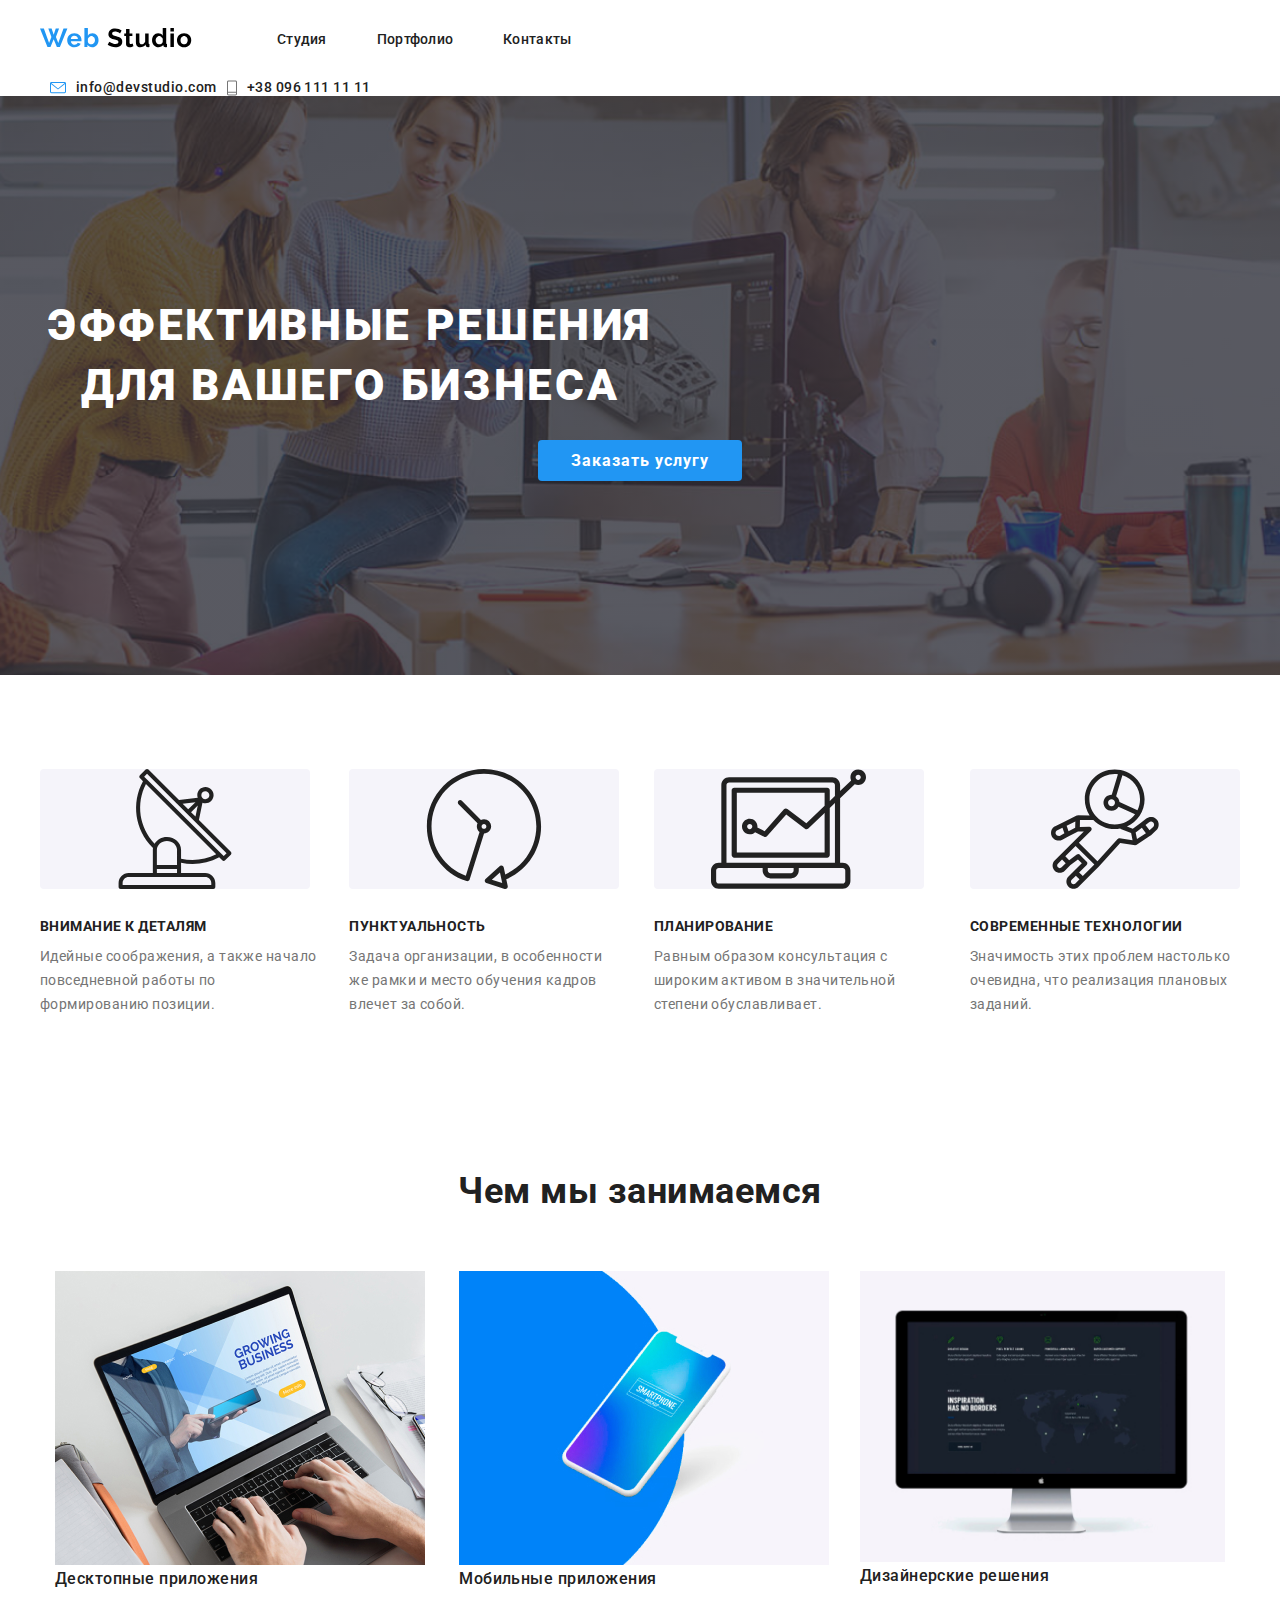
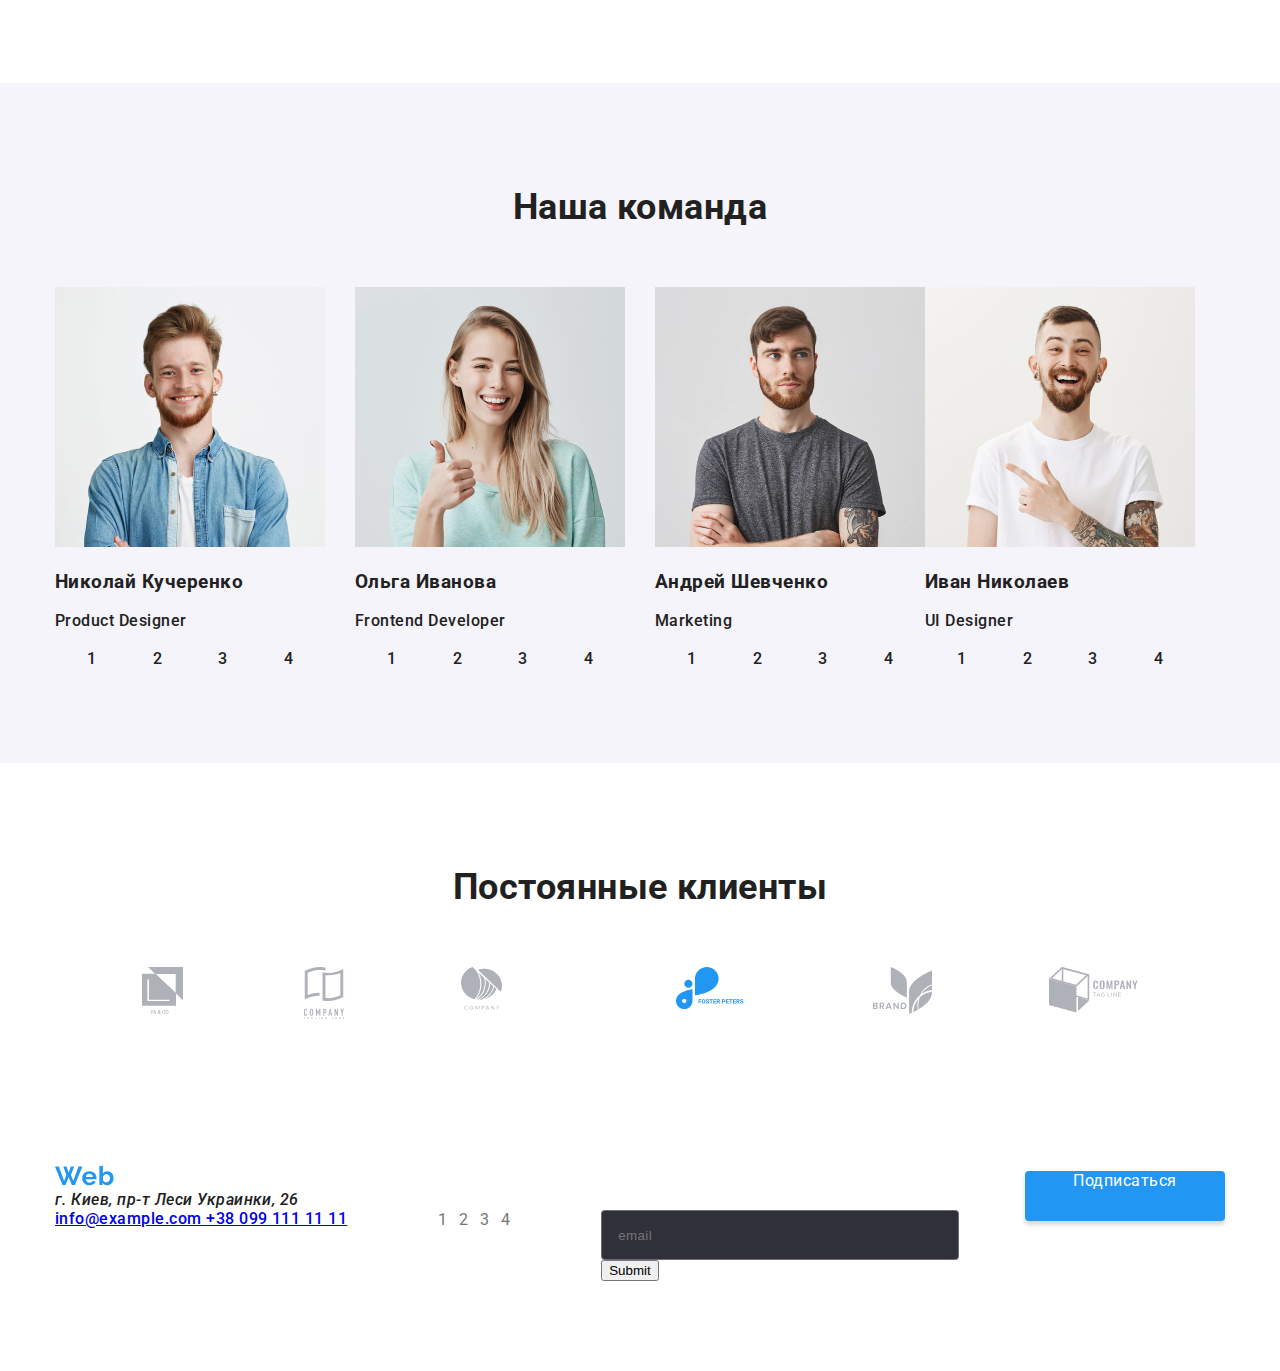
<file: home.html>
<!DOCTYPE html>
<html lang="ru">

<head>
    <meta charset="UTF-8" />
    <meta name="format-detection" content="telephone=no" />
    <meta name="viewport" content="width=device-width, initial-scale=1.0" />
    <!-- <meta name="viewport" content="width=device-width, initial-scale=1.0, maximum-scale=1.0, user-scalable=no, shrink-to-fit=no"> -->
    <meta http-equiv="X-UA-Compatible" content="ie=edge" />
    <link href="https://fonts.googleapis.com/css2?family=Raleway:wght@700&family=Roboto:wght@400;500;700&display=swap"
        rel="stylesheet" />
    <!-- <link rel="stylesheet"
        href="https://cdnjs.cloudflare.com/ajax/libs/modern-normalize/0.6.0/modern-normalize.min.css" /> -->
    <link rel="stylesheet" href="./css/styles.css" />
    <title>Home</title>
</head>

<body>
    <!-- Шапка -->
    <header class="header">
        <div class="container__main-nav">
            <nav class="navigation">
                <div class="navigation__logo">
                    <img src="./img/web-studio.svg" alt="Web Studio" />
                </div>
                <ul class="navigation__list">
                    <li class="navigation__item">
                        <a href="./index.html" class="navigation__link">
                            Студия
                        </a>
                    </li>
                    <li class="navigation__item">
                        <a href="./portfolio.html" class="navigation__link">
                            Портфолио
                        </a>
                    </li>
                    <li class="navigation__item">
                        <a href="" class="navigation__link">
                            Контакты
                        </a>
                    </li>
                </ul>
            </nav>
            <div class="contacts-block">
                <ul class="contacts-nav">
                    <li class="contacts-nav__item">
                        <a href="mailto:info@devstudio.com" class="contacts-nav__link">
                            <img src="./img/envelope.svg" alt="" class="contacts-nav__image" />
                            info@devstudio.com
                        </a>
                    </li>
                    <li class="contacts-nav__item">
                        <a href="tel:380961111111" class="contacts-nav__link">
                            <img src="./img/phone.svg" alt="" class="contacts-nav__image" />
                            <span>+38 096 111 11 11</span>
                        </a>
                    </li>
                </ul>
            </div>
        </div>
    </header>
    <main class="layout">
        <section class="layout-section">
            <h1 class="layout-section__tittle">
                Эффективные решения для вашего бизнеса
            </h1>
            <a href="" class="button primary">Заказать услугу</a>
        </section>
        <!-- Особенности -->
        <section class="section">
            <div class="container">
                <!-- <h2 class="section-tittle invisible">Особенности</h2> -->
                <ul class="container-list">
                    <li class="container-list__item">
                        <div class="container-list__image">
                            <img src="./img/features/antenna.svg" alt="Антена" />
                        </div>
                        <p class="container-list__tittle">Внимание к деталям</p>
                        <p class="container-list__text">
                            Идейные соображения, а также начало повседневной работы по
                            формированию позиции.
                        </p>
                    </li>
                    <li class="container-list__item">
                        <div class="container-list__image">
                            <img src="./img/features/clock.svg" alt="Часы" />
                        </div>
                        <p class="container-list__tittle">Пунктуальность</p>
                        <p class="container-list__text">
                            Задача организации, в особенности же рамки и место обучения
                            кадров влечет за собой.
                        </p>
                    </li>
                    <li class="container-list__item">
                        <div class="container-list__image">
                            <img src="./img/features/diagram.svg" alt="Диаграма" />
                        </div>
                        <p class="container-list__tittle">Планирование</p>
                        <p class="container-list__text">
                            Равным образом консультация с широким активом в значительной
                            степени обуславливает.
                        </p>
                    </li>
                    <li class="container-list__item">
                        <div class="container-list__image">
                            <img src="./img/features/astronaut.svg" alt="Астронавт" />
                        </div>
                        <p class="container-list__tittle">Современные технологии</p>
                        <p class="container-list__text">
                            Значимость этих проблем настолько очевидна, что реализация
                            плановых заданий.
                        </p>
                    </li>
                </ul>
            </div>
        </section>

        <!--Чем мы занимаемся-->
        <section class="section">
            <div class="container-block">
                <h2 class="container-block__tittle">Чем мы занимаемся</h2>
                <ul class="container-block__list">
                    <li class="container-block__item">
                        <img src="./img/duties/desktop.jpg" alt="Десктопные приложения" width="370" />
                        Десктопные приложения
                    </li>
                    <li class="container-block__item">
                        <img src="./img/duties/mobile-phone.jpg" alt="Мобильный" width="370" />
                        Мобильные приложения
                    </li>
                    <li class="container-block__item">
                        <img src="./img/duties/design.jpg" alt="Дизайн" width="370" />
                        Дизайнерские решения
                    </li>
                </ul>
            </div>
        </section>

        <!--Наша команда-->
        <section class="section__part">
            <div class="container-block">
                <h2 class="container-block__tittle">Наша команда</h2>
                <ul class="container-block__list">
                    <li class="container-block__item">
                        <div>
                            <img src="./img/team/kucherenko.jpg" alt="Кучеренко" />
                        </div>
                        <h3 class="name-list">Николай Кучеренко</h3>
                        <p>Product Designer</p>
                        <ul class="socials">
                            <li>
                                1
                                <!-- <a href="" class="team-social">Instagram</a> -->
                            </li>
                            <li>
                                2
                                <!-- <a href="" class="team-social">Twitter</a> -->
                            </li>
                            <li>
                                3
                                <!-- <a href="" class="team-social">Facebook</a> -->
                            </li>
                            <li>
                                4
                                <!-- <a href="" class="team-social">Linkedin</a> -->
                            </li>
                        </ul>
                    </li>
                    <li class="container-block__item">
                        <div>
                            <img src="./img/team/ivanova.jpg" alt="Иванова" />
                        </div>
                        <h3 class="name-list">Ольга Иванова</h3>
                        <p>Frontend Developer</p>
                        <ul class="socials">
                            <li>
                                1
                                <!-- <a href="" class="team-social">Instagram</a> -->
                            </li>
                            <li>
                                2
                                <!-- <a href="" class="team-social">Twitter</a> -->
                            </li>
                            <li>
                                3
                                <!-- <a href="" class="team-social">Facebook</a> -->
                            </li>
                            <li>
                                4
                                <!-- <a href="" class="team-social">Linkedin</a> -->
                            </li>
                        </ul>
                    </li>
                    <li class="container-block__item">
                        <div>
                            <img src="./img/team/shevchenko.jpg" alt="Шевченко" width="270" height="260" />
                        </div>
                        <h3 class="name-list">Андрей Шевченко</h3>
                        <p>Marketing</p>
                        <ul class="socials">
                            <li>
                                1
                                <!-- <a href="" class="team-social">Instagram</a> -->
                            </li>
                            <li>
                                2
                                <!-- <a href="" class="team-social">Twitter</a> -->
                            </li>
                            <li>
                                3
                                <!-- <a href="" class="team-social">Facebook</a> -->
                            </li>
                            <li>
                                4
                                <!-- <a href="" class="team-social">Linkedin</a> -->
                            </li>
                        </ul>
                    </li>
                    <li class="container-block__item">
                        <div>
                            <img src="./img/team/nikolaev.jpg" alt="Николаев" width="270" height="260" />
                        </div>
                        <h3 class="name-list">Иван Николаев</h3>
                        <p>UI Designer</p>
                        <ul class="socials">
                            <li>
                                1
                                <!-- <a href="" class="team-social">Instagram</a> -->
                            </li>
                            <li>
                                2
                                <!-- <a href="" class="team-social">Twitter</a> -->
                            </li>
                            <li>
                                3
                                <!-- <a href="" class="team-social">Facebook</a> -->
                            </li>
                            <li>
                                4
                                <!-- <a href="" class="team-social">Linkedin</a> -->
                            </li>
                        </ul>
                    </li>
                </ul>
            </div>
        </section>
        <!--Постоянные клиенты-->
        <section class="section">
            <div class="container-block">
                <h2 class="container-block__tittle">Постоянные клиенты</h2>
                <ul class="container-block__list">
                    <li class="container-block__item">
                        <a href="">
                            <img src="./img/logo/logo-1.svg" alt="Лого 1" />
                        </a>
                    </li>
                    <li class="container-block__item">
                        <a href="">
                            <img src="./img/logo/logo-2.svg" alt="Лого 2" />
                        </a>
                    </li>
                    <li class="container-block__item">
                        <a href="">
                            <img src="./img/logo/logo-3.svg" alt="Лого 3" />
                        </a>
                    </li>
                    <li class="container-block__item">
                        <a href="">
                            <img src="./img/logo/logo-4.svg" alt="Лого 4" />
                        </a>
                    </li>
                    <li class="container-block__item">
                        <a href="">
                            <img src="./img/logo/logo-5.svg" alt="Лого 5" />
                        </a>
                    </li>
                    <li class="container-block__item">
                        <a href="">
                            <img src="./img/logo/logo-6.svg" alt="Лого 6" />
                        </a>
                    </li>
                </ul>
            </div>
        </section>
    </main>
    <!--Футер-->
    <footer class="footer-section">
        <div class="container-footer">
            <ul class="container-block__list">
                <li class="container-block__list-item">
                    <div class="container-footer__logo">
                        <img src="./img/web-studio-white.svg" alt="Web Studio" />
                    </div>
                    <address class="container-block__list-text">
                        г. Киев, пр-т Леси Украинки, 26
                    </address>
                    <a href="info@example.com" class="link"> info@example.com </a>
                    <a href="+380991111111" class="link"> +38 099 111 11 11 </a>
                </li>
            </ul>
            <div class="footer-form">
                <b class="footer-form__text">Присоединяйтесь</b>
                <ul class="socials">
                    <li class="socials__item">
                        1
                        <!-- <a href="" class="link">Instagram</a> -->
                    </li>
                    <li class="socials__item">
                        2
                        <!-- <a href="" class="link">Twitter</a> -->
                    </li>
                    <li class="socials__item">
                        3
                        <!-- <a href="" class="link">Facebook</a> -->
                    </li>
                    <li class="socials__item">
                        4
                        <!-- <a href="" class="link">Linkedin</a> -->
                    </li>
                </ul>

            </div>

            <div class="mail-send">
                <b class="mail-send__text-bold">Подпишитесь на рассылку</b>
                <form action="/" class="mail-send__form"></form>
                <div class="mail-send__item">
                    <input type="email" class="mail-send__input" placeholder="email" />
                </div>
                <div class="mail-send__item">
                    <input type="submit" class="mail-send__submit" id="submit" />

                </div>

            </div>
            <div class="subscribe">
                <p class="subscribe__text">Подписаться</p>
            </div>
        </div>
    </footer>
</body>

</html>
</file>
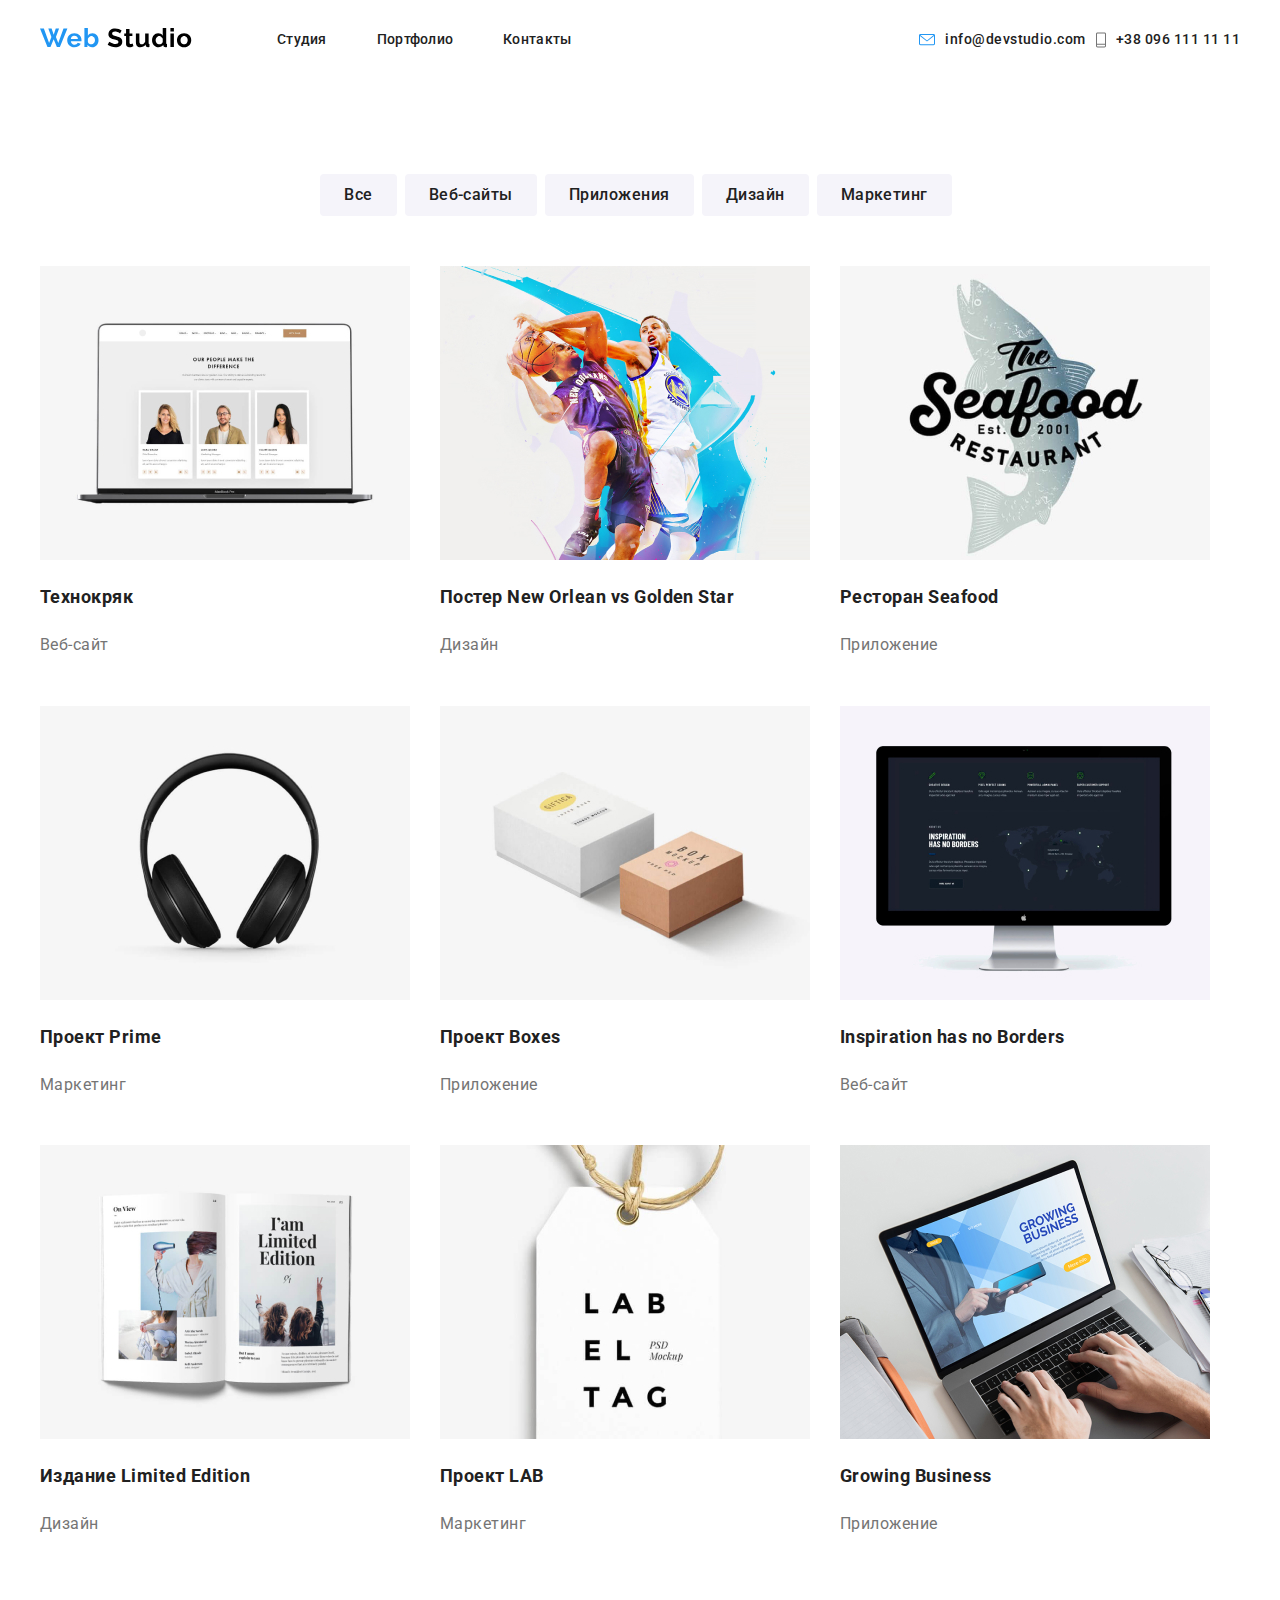
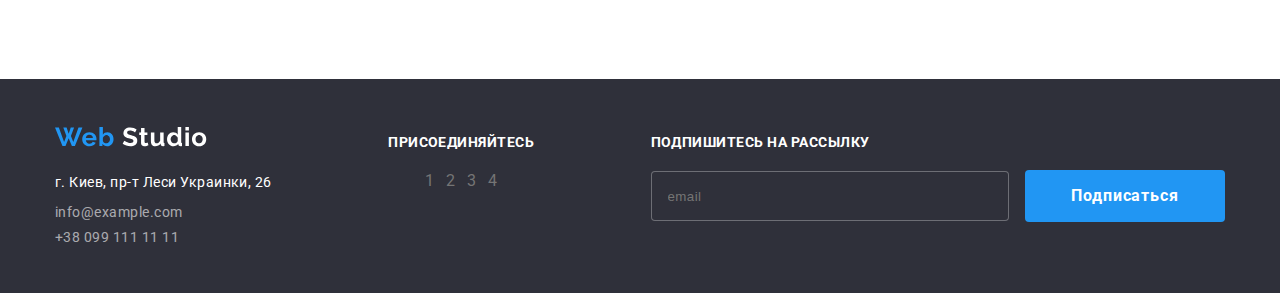
<file: portfolio.html>
<!DOCTYPE html>
<html lang="ru">

<head>
    <meta charset="UTF-8" />
    <meta name="format-detection" content="telephone=no" />
    <meta name="viewport" content="width=device-width, initial-scale=1.0" />
    <!-- <meta name="viewport" content="width=device-width, initial-scale=1.0, maximum-scale=1.0, user-scalable=no, shrink-to-fit=no"> -->
    <meta http-equiv="X-UA-Compatible" content="ie=edge" />
    <link href="https://fonts.googleapis.com/css2?family=Raleway:wght@700&family=Roboto:wght@400;500;700&display=swap"
        rel="stylesheet" />
    <!-- <link rel="stylesheet"
        href="https://cdnjs.cloudflare.com/ajax/libs/modern-normalize/0.6.0/modern-normalize.min.css" /> -->
    <link rel="stylesheet" href="./css/styles.css" />
    <title>Home</title>
</head>

<body>
    <header class="header">
        <div class="container">
            <nav class="navigation">
                <div class="navigation__logo">
                    <img src="./img/web-studio.svg" alt="Web Studio" />
                </div>
                <ul class="navigation__list">
                    <li class="navigation__item">
                        <a href="./index.html" class="navigation__link ">
                            Студия
                        </a>
                    </li>
                    <li class="navigation__item">
                        <a href="./portfolio.html" class="navigation__link current">
                            Портфолио
                        </a>
                    </li>
                    <li class="navigation__item">
                        <a href="" class="navigation__link">
                            Контакты
                        </a>
                    </li>
                </ul>
                <ul class="contacts-nav">
                    <li class="contacts-nav__item">
                        <a href="mailto:info@devstudio.com" class="contacts-nav__link">
                            <img src="./img/envelope.svg" alt="" class="contacts-nav__image" />
                            <span>info@devstudio.com</span>
                        </a>
                    </li>
                    <li class="contacts-nav__item">
                        <a href="tel:380961111111" class="contacts-nav__link">
                            <img src="./img/phone.svg" alt="" class="contacts-nav__image" />
                            <span>+38 096 111 11 11</span>
                        </a>
                    </li>
                </ul>
            </nav>
        </div>
    </header>
    <main>
        <!--Фильтры-->
        <section class="section-part">
            <div class="container">
                <!-- <h1 class="portfolio-tittles">Фильтры</h1> -->
                <ul class="container-list">
                    <li class="button-items">
                        <button class="button-item">
                            <span class="button-item__text"> Все
                            </span>
                        </button>
                    </li>
                    <li class="button-items">
                        <button class="button-item">
                            <span class="button-item__text"> Веб-сайты
                            </span>
                        </button>
                    <li class="button-items">
                        <button class="button-item">
                            <span class="button-item__text"> Приложения
                            </span>
                        </button>
                    <li class="button-items">
                        <button class="button-item">
                            <span class="button-item__text"> Дизайн
                            </span>
                        </button>
                    <li class="button-items">
                        <button class="button-item">
                            <span class="button-item__text"> Маркетинг
                            </span>
                        </button>
                </ul>
            </div>

            <!--Галерея работ-->
            <section class="section">
                <div class="container">
                    <!-- <h1 class="portfolio-tittles">Галерея</h1> -->
                    <ul class="gallery-list">
                        <li class="element">
                            <a href="" class="link">
                                <!-- Технокряк это современная площадка распространения коронавируса.
                            Компании используют эту платформу для цифрового шпионажа и атак на защищённые сервера
                            конкурентов. -->
                                <img src="./img/portfolio/technokriak.jpg" alt="Технокряк" width="370" height="294">
                                <h2 class="gallery-tittle">Технокряк</h2>
                                <p class="gallery-desc">Веб-сайт</p>
                            </a>
                        </li>
                        <li class="element">
                            <a href="" class="link">
                                <!-- Технокряк это современная площадка распространения коронавируса.
                            Компании используют эту платформу для цифрового шпионажа и атак на защищённые сервера
                            конкурентов. -->
                                <img src="./img/portfolio/poster-new-orlean.jpg" alt="Два баскетболиста с мячом"
                                    width="370" height="294">
                                <h2 class="gallery-tittle">Постер New Orlean vs Golden Star</h2>

                                <p class="gallery-desc">Дизайн</p>
                            </a>
                        </li>
                        <li class="element">
                            <a href="" class="link">
                                <!-- Технокряк это современная площадка распространения коронавируса.
                            Компании используют эту платформу для цифрового шпионажа и атак на защищённые сервера
                            конкурентов. -->
                                <img src="./img/portfolio/restaurant-seafood.jpg" alt="Рыба с логотипом" width="370"
                                    height="294">
                                <h2 class="gallery-tittle">Ресторан Seafood</h2>

                                <p class="gallery-desc">Приложение</p>
                            </a>
                        </li>
                        <li class="element">
                            <a href="" class="link">
                                <!-- Технокряк это современная площадка распространения коронавируса.
                            Компании используют эту платформу для цифрового шпионажа и атак на защищённые сервера
                            конкурентов. -->
                                <img src="./img/portfolio/proekt-prime.jpg" alt="Наушники" width="370" height="294">
                                <h2 class="gallery-tittle">Проект Prime</h2>

                                <p class="gallery-desc">Маркетинг</p>
                            </a>
                        </li>
                        <li class="element">
                            <a href="" class="link">
                                <!-- Технокряк это современная площадка распространения коронавируса.
                            Компании используют эту платформу для цифрового шпионажа и атак на защищённые сервера
                            конкурентов. -->
                                <img src="./img/portfolio/proekt-boxes.jpg" alt="Две коробки" width="370" height="294">
                                <h2 class="gallery-tittle">Проект Boxes</h2>

                                <p class="gallery-desc">Приложение</p>
                            </a>
                        </li>
                        <li class="element">
                            <a href="" class="link">
                                <!-- Технокряк это современная площадка распространения коронавируса.
                            Компании используют эту платформу для цифрового шпионажа и атак на защищённые сервера
                            конкурентов. -->
                                <img src="./img/portfolio/inspiration-desktop.jpg" alt="Монитор" width="370"
                                    height="294">
                                <h2 class="gallery-tittle">Inspiration has no Borders</h2>

                                <p class="gallery-desc">Веб-сайт</p>
                            </a>
                        </li>
                        <li class="element">
                            <a href="" class="link">
                                <!-- Технокряк это современная площадка распространения коронавируса.
                            Компании используют эту платформу для цифрового шпионажа и атак на защищённые сервера
                            конкурентов. -->
                                <img src="./img/portfolio/book.jpg" alt="Открытая книга" width="370" height="294">
                                <h2 class="gallery-tittle">Издание Limited Edition</h2>

                                <p class="gallery-desc">Дизайн</p>
                            </a>
                        </li>
                        <li class="element">
                            <a href="" class="link">
                                <!-- Технокряк это современная площадка распространения коронавируса.
                            Компании используют эту платформу для цифрового шпионажа и атак на защищённые сервера
                            конкурентов. -->
                                <img src="./img/portfolio/proekt-lab.jpg" alt="Ярлык" width="370" height="294">
                                <h2 class="gallery-tittle">Проект LAB</h2>

                                <p class="gallery-desc">Маркетинг</p>
                            </a>
                        </li>
                        <li class="element">
                            <a href="" class="link">
                                <!-- Технокряк это современная площадка распространения коронавируса.
                            Компании используют эту платформу для цифрового шпионажа и атак на защищённые сервера
                            конкурентов. -->
                                <img src="./img/portfolio/growing-business.jpg" alt="Открытый Ноутбук" width="370"
                                    height="294">
                                <h2 class="gallery-tittle">Growing Business</h2>

                                <p class="gallery-desc">Приложение</p>
                            </a>
                        </li>
                    </ul>
                </div>
            </section>
        </section>
    </main>
    <!--Футер-->
    <footer class="footer">
        <div class="container-footer">
            <ul class="footer-list">
                <li class="footer-list__item">
                    <div class="footer__logo">
                        <img src="./img/web-studio-white.svg" alt="Web Studio" />
                    </div>
                    <address class="footer-list__text">
                        г. Киев, пр-т Леси Украинки, 26
                    </address>
                    <a href="info@example.com" class="container-block__list-link">
                        <span>info@example.com</span>
                    </a>
                    <a href="tel:380961111111" class="container-block__list-link">
                        <span>+38 099 111 11 11</span>
                    </a>
                </li>
            </ul>
            <div class="footer-form">
                <b class="footer-form__text">Присоединяйтесь</b>
                <ul class="socials">
                    <li class="socials__item">
                        1
                        <!-- <a href="" class="link">Instagram</a> -->
                    </li>
                    <li class="socials__item">
                        2
                        <!-- <a href="" class="link">Twitter</a> -->
                    </li>
                    <li class="socials__item">
                        3
                        <!-- <a href="" class="link">Facebook</a> -->
                    </li>
                    <li class="socials__item">
                        4
                        <!-- <a href="" class="link">Linkedin</a> -->
                    </li>
                </ul>
            </div>

            <div class="mail-send">
                <b class="mail-send__text-bold">Подпишитесь на рассылку</b>
                <form action="/" class="mail-send__form"></form>
                <div class="mail-send__item">
                    <input type="email" name="subscribe-email-footer" class="mail-send__input" placeholder="email" />
                    <button class="button primary">Подписаться</button>
                </div>
            </div>
        </div>
    </footer>
</body>

</html>
</file>
<file: css/styles.css>
html {
  box-sizing: border-box;
}

*,
*::before,
*::after {
  box-sizing: inherit;
}

:root {
  --primary-text-color: #757575;
  --tittle-text-color: #212121;
  --accent-color: #2196f3;
}

.header {
  background-color: #ffffff;
  margin-left: auto;
  margin-right: auto;
  padding-left: 15px;
  padding-right: 15px;
  width: 1200px;
  box-sizing: content-box;
}

.container {
  margin-left: auto;
  margin-right: auto;
  padding-left: 15px;
  padding-right: 15px;

  padding-top: 94px;
  width: 1200px;

  /* outline: 2px solid turquoise; */
}

img {
  max-width: 100%;
  height: auto;
}

body {
  font-family: Roboto, sans-serif;
  letter-spacing: 0.03em;
  background: #ffffff;
  color: var(--primary-text-color);
  margin: 0;
}

ul {
  margin: 0;
  padding: 0;
  list-style: none;
}

p {
  margin-top: 0;
}

/* Layout */

.layout-section {
  text-align: center;
  padding-bottom: 95px;
  max-width: 1920px;
  padding-top: 200px;
  padding-bottom: 200px;
  background-image: linear-gradient(
      rgba(47, 48, 58, 0.8),
      rgba(47, 48, 58, 0.8)
    ),
    url(../img/header-img.jpg);
  background-size: cover;
  background-position: center;
  background-repeat: no-repeat;
  margin-left: auto;
  margin-right: auto;
}
.layout.block {
  text-align: center;
  width: 700px;
  margin-left: auto;
  margin-right: auto;
}
.layout-section__tittle {
  /* background-color: teal; */
  color: #ffffff;
  width: 700px;
  text-align: center;
  margin-top: 0;
  margin-bottom: 30px;
  font-weight: 900;
  font-size: 44px;
  line-height: 1.36;
  letter-spacing: 0.06em;
  text-transform: uppercase;
}

.button {
  border: 1px solid transparent;
  border-radius: 4px;
  padding: 10px 32px;
  min-width: 200px;
  text-decoration: none;
  text-align: center;
}

.button.primary {
  background-color: var(--accent-color);
  color: #ffffff;
  font-weight: 700;
  font-size: 16px;
  line-height: 1.87;
  letter-spacing: 0.06em;
}

.navigation__logo:hover,
.navigation__logo:focus {
  color: var(--accent-color);
}

.navigation__link .current {
  color: var(--accent-color);
}

.navigation {
  display: flex;

  align-items: center;
}

.navigation__logo {
  padding: 0;
  align-items: center;
  margin-right: 85px;
}

.contacts-nav__image {
  display: inline-block;
  margin-left: 10px;
  margin-right: 10px;
}

.navigation__list {
  display: flex;

  font-weight: 500;
  font-size: 14px;
  line-height: 1.14;
  letter-spacing: 0.02em;
  color: var(--tittle-text-color);
}

.navigation__item + .navigation__item {
  margin-left: 50px;
}

.navigation__link {
  display: block;
  padding-top: 32px;
  padding-bottom: 32px;

  color: var(--tittle-text-color);
  text-decoration: none;
}

.navigation__link:hover,
.navigation__link:focus {
  color: var(--accent-color);
}

.contacts-nav {
  display: flex;
  flex-wrap: wrap;
  margin-left: auto;
}

.contacts-nav__link {
  display: flex;
  font-weight: 500;
  font-size: 14px;
  line-height: 1.14;
  color: var(--tittle-text-color);
  text-decoration: none;
}

.contacts-nav__link:hover,
.contacts-nav__link:focus {
  color: var(--accent-color);
}

.container-list {
  display: flex;
  align-items: center;
  padding-top: 94px;
}

.container-list__tittle {
  margin-top: 30px;
  margin-bottom: 10px;
  font-weight: 700;
  color: var(--tittle-text-color);
  font-size: 14px;
  line-height: 1.14;
  text-transform: uppercase;
}

.container-list__text {
  margin: 0;
  font-size: 14px;
  line-height: 1.71;
}

.container-list__item {
  margin-left: auto;
  margin-right: auto;
}

.container-list__item {
  width: calc((100% -30px * 3) / 4);
}

.container-list__item:not(:nth-child(4n)) {
  margin-right: 30px;
}

.container-list__image {
  width: 270px;
  height: 120px;
  background-color: #f5f4fa;
  justify-content: center;
  margin: 0;
  border-radius: 4px;
  display: flex;
  /* align-items: center;
    justify-content: center */
}

.specification:hover,
.specification:focus {
  color: var(--accent-color);
}

/* Duties */
.container-block {
  margin-left: auto;
  margin-right: auto;
  padding-left: 15px;
  padding-right: 15px;
  padding-top: 94px;

  width: 1200px;
}

.container-block__tittle {
  text-align: center;
  margin-top: 0;
  margin-bottom: 50px;
  color: var(--tittle-text-color);
  font-weight: 700;
  font-size: 36px;
  line-height: 1.67;
  text-align: center;
}

.container-block__list {
  display: flex;
  margin-right: 0px;
  padding-bottom: 94px;
}

.container-block__item-card {
  width: calc((100% -30px * 3) / 4);
}

.container-block__item-card:not(:nth-child(4n)) {
  margin-right: 30px;
}


.container-block__item {
  margin-left: auto;
  margin-right: auto;
  position: relative;
}

.container-block__item-tittle {
  color: #ffffff;
  text-align: center;
  text-transform: uppercase;
  font-weight: 700;
  font-size: 14px;
  line-height: 1.14;
  letter-spacing: 0.03em;

  background: rgba(47, 48, 58, 0.8);
  border-radius: 0px 0px 4px 4px;
  margin: 0px;
  padding-top: 27px;
  padding-bottom: 27px;
  position: absolute;
  width: 100%;
  bottom: 0;
  left: 0;
}

.container-block__item:not(:nth-child(3n)) {
  margin-right: 30px;
}

.container-block__item-card {
  width: 270px;
  background-color: #ffffff;
}

.container-block__list-link {
  text-decoration: none;
  display: flex;
  padding-top: 9px;
  font-weight: 400;
  font-size: 14px;
  color: rgba(255, 255, 255, 0.6);
}

/* Team  */

.section__part {
  background: #f5f4fa;
}

.container-block__list {
  color: var(--tittle-text-color);
  font-weight: 500;
  font-size: 16px;
  line-height: 1.18;
}

.container-block__list-tittle {
  text-align: center;
}

.container-block__list-desc {
  text-align: center;
  font-weight: normal;
  font-size: 16px;
  line-height: 1.18;
  color: #757575;
}


.socials {
  text-decoration: none;
  display: flex;
  padding-left: 32px;
  padding-right: 32px;
  margin-top: 20px;
  justify-content: space-between;
}
.socials__link{
  display: flex;
  justify-content: center;
  align-items: center;
  width: 44px;
  height: 44px;
}
.socials:hover,
.socials:focus {
  color: var(--accent-color);
}

.socials__item{
  padding: 0 5px;
  padding-bottom: 25px;
}
.socilas__icon{
  
}
.footer {
  padding-right: 15px;
  padding-left: 15px;
  background: #2f303a;
}

.container-footer {
  width: 1200px;
  margin-left: auto;
  margin-right: auto;
  display: flex;
  padding-left: 15px;
  padding-right: 15px;

  align-items: baseline;
  justify-content: space-between;
  padding-top: 48px;
  padding-bottom: 48px;
}

.container-block__list-item .link:hover,
.container-block__list-item .link:focus {
  color: var(--accent-color);
}

.footer__logo:hover,
.footer__logo:focus {
  color: var(--accent-color);
}

.footer__logo {
  padding-bottom: 20px;
}

.mail-send__form {
  /* color: #FFFFFF; */
}

.mail-send__input {
  width: 358px;
  height: 50px;
  padding-left: 16px;
  margin-top: 20px;
  margin-right: 12px;
  line-height: 1.25;
  letter-spacing: 0.03em;

  border: 1px solid rgba(255, 255, 255, 0.3);
  border-radius: 4px;
  background: #2f303a;
  caret-color: white;
  color: rgba(255, 255, 255, 0.6);
}

.mail-send__item {
  /* color: #FFFFFF; */
}

.container {
  padding: 0;
}

.footer-list__text {
  font-style: normal;
  color: #ffffff;
  font-size: 14px;
  line-height: 1.71;
  text-decoration: none;
}

.footer-form__text {
  font-weight: bold;
  font-size: 14px;
  line-height: 1.14;
  margin-bottom: 20px;
  text-transform: uppercase;
  color: #ffffff;
}

.mail-send__text {
  color: #ffffff;
}

.mail-send__text-bold {
  font-weight: bold;
  font-size: 14px;
  line-height: 1.14;
  text-transform: uppercase;
  color: #ffffff;
}

.subscribe {
  width: 200px;
  height: 50px;
  background: #2196f3;
  box-shadow: 0px 4px 4px rgba(0, 0, 0, 0.15);
  border-radius: 4px;
}

.subscribe__text {
  color: #ffffff;
  text-align: center;
}

/* Портфолио */

.section-part {
  padding-bottom: 94px;
}

.gallery-list .link {
  text-decoration: none;
  color: var(--primary-text-color);
}

.gallery-list .link:hover,
.gallery-list .link:focus {
  color: var(--accent-color);
}

button {
  font-family: inherit;
}

button:hover,
button:focus {
  color: var(--accent-color);
}

.button-items {
  margin-right: 8px;
}

.button-item {
  padding: 6px 22px;
  font-weight: 500;
  font-size: 16px;
  line-height: 1.6;
  color: var(--primary-text-color);
  background: #f5f4fa;
  border-radius: 4px;
  border-color: transparent;
  letter-spacing: 0.03em;
  transition: 500ms cubic-bezier(0.4, 0, 0.2, 1);
  background: #f5f4fa;
  border-radius: 4px;
  cursor: pointer;
}

.button-item__text {
  font-weight: 500;
  font-size: 16px;
  line-height: 1.62;
  text-align: center;
  letter-spacing: 0.03em;
  color: #212121;
}

.portfolio-tittles {
  color: var(--tittle-text-color);
}

.container-list {
  display: flex;
  justify-content: center;
  margin-bottom: 50px;
}

/* .container-list.button {
    margin-left: 8px;
} */

.gallery-list {
  display: flex;
  flex-wrap: wrap;
}

.gallery-list .element {
  width: 370px;
  margin-right: 30px;
  padding-bottom: 30px;
}

.element .link img {
  align-items: center;
}

.gallery-list .element:nth-child(3n) {
  margin-right: 0;
}

.gallery-tittle {
  font-weight: 700;
  font-size: 18px;
  line-height: 2;
  color: var(--tittle-text-color);
}

.gallery-tittle:hover,
.gallery-tittle:focus {
  color: var(--accent-color);
}

.gallery-desc {
  font-size: 16px;
  line-height: 1.87;
}
</file>
